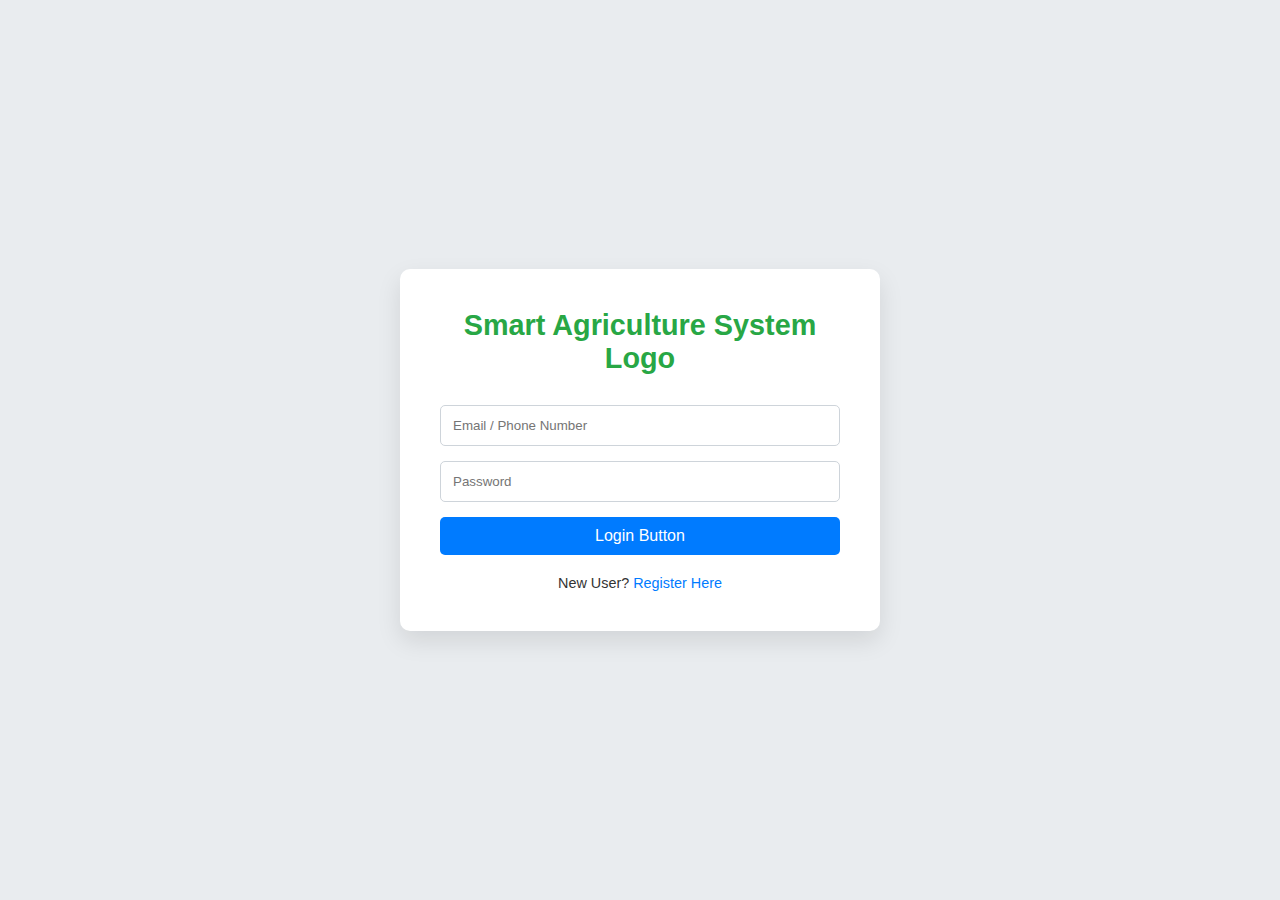
<file: Project/Software_Engineering/smart_agri_prototype/index.html>
<!DOCTYPE html>
<html lang="en">
<head>
    <meta charset="UTF-8">
    <meta name="viewport" content="width=device-width, initial-scale=1.0">
    <title>Smart Agriculture System - Login</title>
    <link rel="stylesheet" href="css/style.css">
    <style>
        /* Specific styles for the login/registration page */
        .login-container {
            display: flex;
            justify-content: center;
            align-items: center;
            min-height: 100vh;
            background-color: #e9ecef;
        }
        .login-box {
            width: 100%;
            max-width: 400px;
            padding: 40px;
            background-color: white;
            border-radius: 10px;
            box-shadow: 0 10px 25px rgba(0, 0, 0, 0.1);
            text-align: center;
        }
        .login-box input, .login-box select {
            width: 100%;
            padding: 12px;
            margin-bottom: 15px;
            border: 1px solid #ced4da;
            border-radius: 5px;
            box-sizing: border-box;
        }
        .login-box .logo {
            font-size: 1.8em;
            font-weight: bold;
            color: #28a745;
            margin-bottom: 30px;
        }
        .login-box .register-link {
            margin-top: 20px;
            font-size: 0.9em;
        }
        .login-box .register-link a {
            color: #007bff;
            text-decoration: none;
            cursor: pointer;
        }
        .hidden {
            display: none;
        }
    </style>
</head>
<body>

<div class="login-container">
    <div class="login-box">
        <div class="logo">Smart Agriculture System Logo</div>

        <!-- Login Form -->
        <div id="login-form">
            <input type="email" placeholder="Email / Phone Number" required>
            <input type="password" placeholder="Password" required>
            <a href="farmer_dashboard.html" class="btn btn-primary" style="display: block; text-decoration: none;">Login Button</a>
            <div class="register-link">
                New User? <a onclick="toggleForm('register')">Register Here</a>
            </div>
        </div>

        <!-- Registration Form -->
        <div id="register-form" class="hidden">
            <input type="text" placeholder="Name" required>
            <input type="tel" placeholder="Phone" required>
            <select required>
                <option value="" disabled selected>Select Role</option>
                <option value="farmer">Farmer</option>
                <option value="officer">Agricultural Officer</option>
                <option value="admin">Admin</option>
            </select>
            <input type="text" placeholder="Area / Farm Location" required>
            <input type="password" placeholder="Password" required>
            <button class="btn btn-primary">Register</button>
            <div class="register-link">
                Already have an account? <a onclick="toggleForm('login')">Login Here</a>
            </div>
        </div>
    </div>
</div>

<script>
    function toggleForm(formType) {
        const loginForm = document.getElementById('login-form');
        const registerForm = document.getElementById('register-form');
        if (formType === 'register') {
            loginForm.classList.add('hidden');
            registerForm.classList.remove('hidden');
            document.title = "Smart Agriculture System - Register";
        } else {
            loginForm.classList.remove('hidden');
            registerForm.classList.add('hidden');
            document.title = "Smart Agriculture System - Login";
        }
    }
</script>

</body>
</html>
</file>
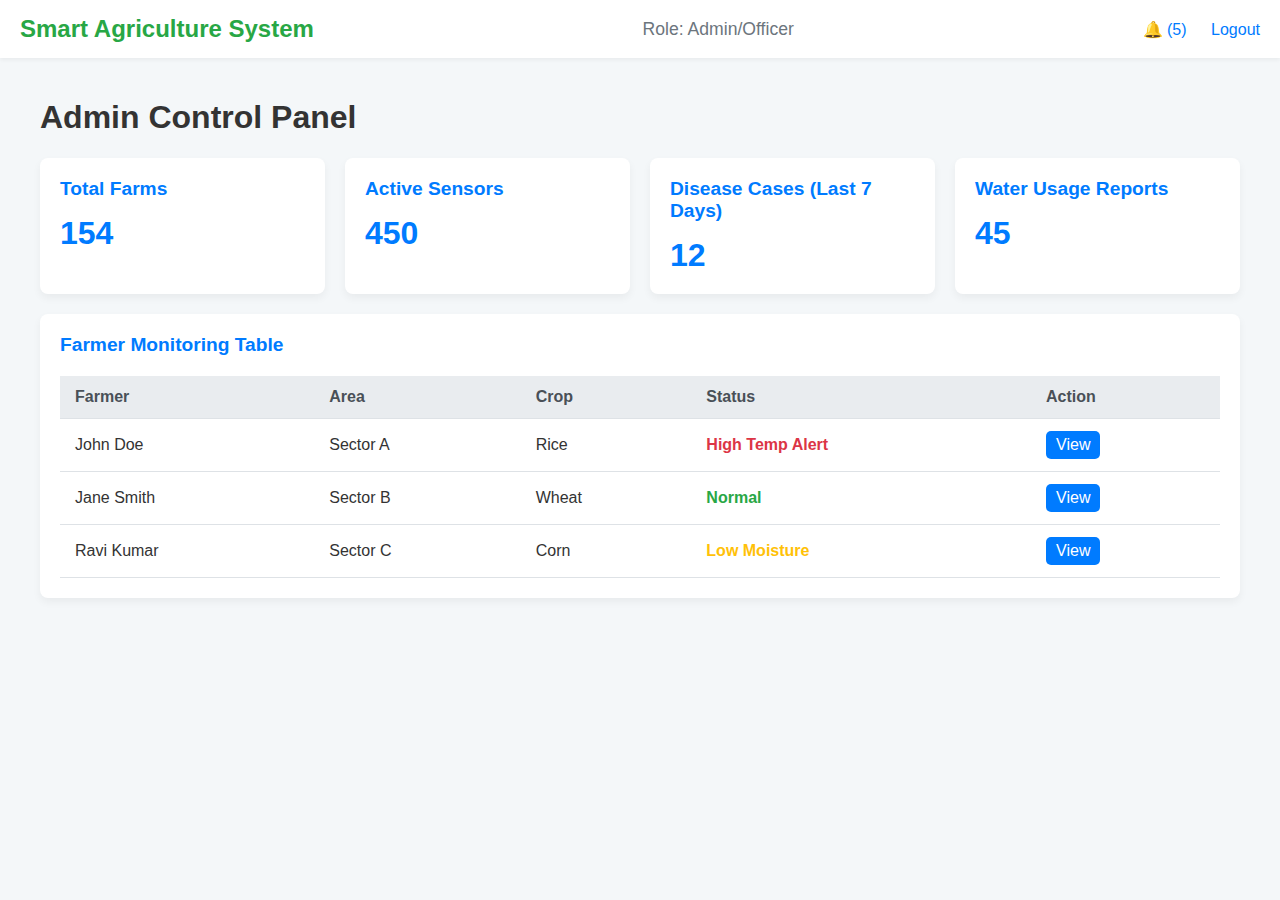
<file: Project/Software_Engineering/smart_agri_prototype/admin_dashboard.html>
<!DOCTYPE html>
<html lang="en">
<head>
    <meta charset="UTF-8">
    <meta name="viewport" content="width=device-width, initial-scale=1.0">
    <title>Admin Dashboard</title>
    <link rel="stylesheet" href="css/style.css">
    <style>
        .admin-grid {
            grid-template-columns: repeat(auto-fit, minmax(200px, 1fr));
        }
        .admin-card-value {
            font-size: 2em;
            font-weight: 700;
            color: #007bff;
        }
    </style>
</head>
<body>

    <div class="top-bar">
        <div class="app-name">Smart Agriculture System</div>
        <div class="farm-info">Role: Admin/Officer</div>
        <div class="top-bar-actions">
            <a href="#" title="Notifications">🔔 (5)</a>
            <a href="index.html">Logout</a>
        </div>
    </div>

    <div class="container">
        <h1>Admin Control Panel</h1>
        
        <div class="dashboard-grid admin-grid">
            
            <!-- Total Farms Card -->
            <div class="card">
                <div class="card-title">Total Farms</div>
                <div class="admin-card-value">154</div>
            </div>

            <!-- Active Sensors Card -->
            <div class="card">
                <div class="card-title">Active Sensors</div>
                <div class="admin-card-value">450</div>
            </div>

            <!-- Disease Cases Card -->
            <div class="card">
                <div class="card-title">Disease Cases (Last 7 Days)</div>
                <div class="admin-card-value status-critical">12</div>
            </div>

            <!-- Water Usage Reports Card -->
            <div class="card">
                <div class="card-title">Water Usage Reports</div>
                <div class="admin-card-value">45</div>
            </div>
        </div>

        <div class="card">
            <div class="card-title">Farmer Monitoring Table</div>
            
            <table class="data-table">
                <thead>
                    <tr>
                        <th>Farmer</th>
                        <th>Area</th>
                        <th>Crop</th>
                        <th>Status</th>
                        <th>Action</th>
                    </tr>
                </thead>
                <tbody>
                    <tr>
                        <td>John Doe</td>
                        <td>Sector A</td>
                        <td>Rice</td>
                        <td class="status-critical">High Temp Alert</td>
                        <td><button class="btn btn-primary" style="padding: 5px 10px;">View</button></td>
                    </tr>
                    <tr>
                        <td>Jane Smith</td>
                        <td>Sector B</td>
                        <td>Wheat</td>
                        <td class="status-normal">Normal</td>
                        <td><button class="btn btn-primary" style="padding: 5px 10px;">View</button></td>
                    </tr>
                    <tr>
                        <td>Ravi Kumar</td>
                        <td>Sector C</td>
                        <td>Corn</td>
                        <td class="status-warning">Low Moisture</td>
                        <td><button class="btn btn-primary" style="padding: 5px 10px;">View</button></td>
                    </tr>
                </tbody>
            </table>
        </div>
    </div>

</body>
</html>
</file>
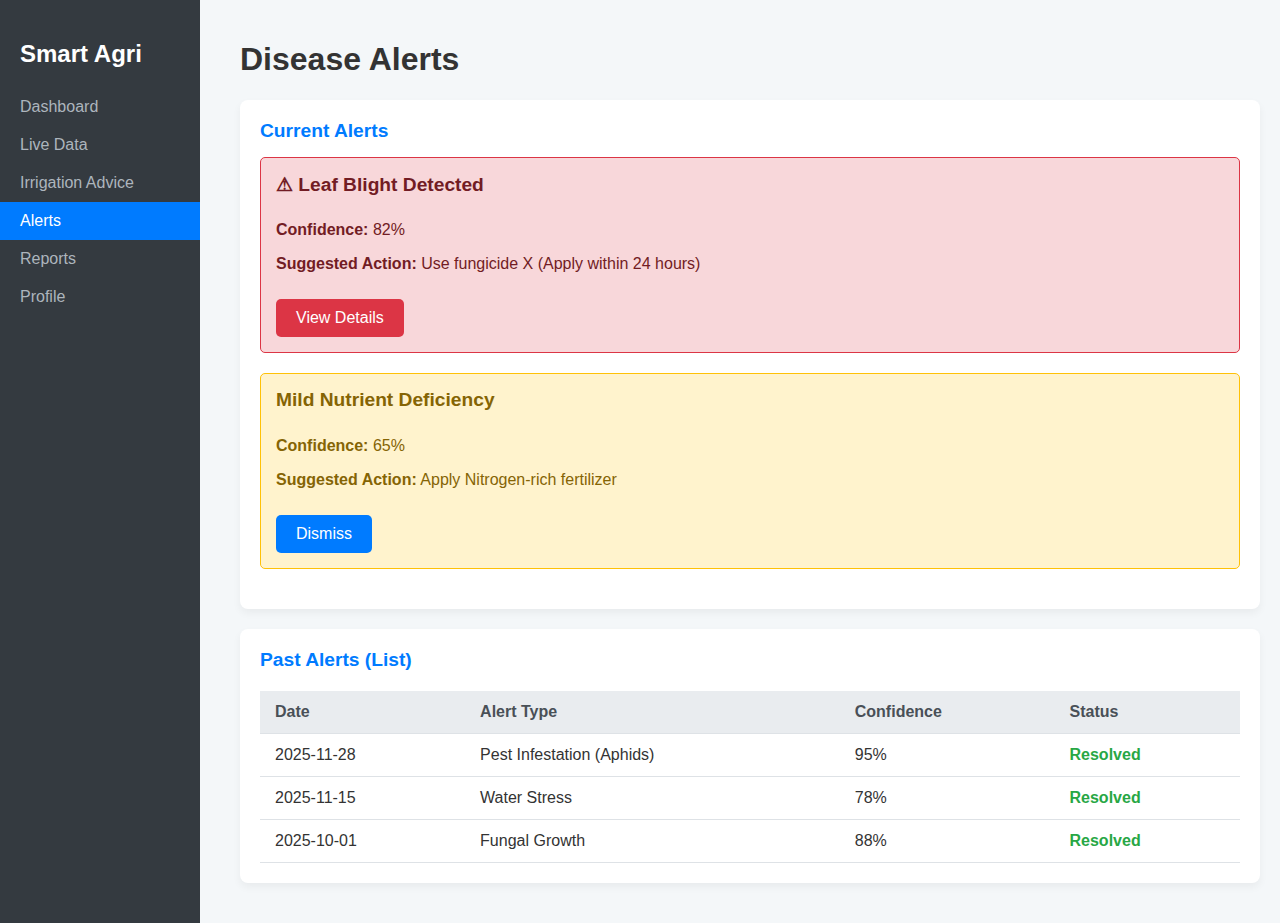
<file: Project/Software_Engineering/smart_agri_prototype/disease_alerts.html>
<!DOCTYPE html>
<html lang="en">
<head>
    <meta charset="UTF-8">
    <meta name="viewport" content="width=device-width, initial-scale=1.0">
    <title>Disease Alerts</title>
    <link rel="stylesheet" href="css/style.css">
</head>
<body>

    <div class="sidebar">
        <div style="padding: 20px; font-size: 1.5em; font-weight: bold; color: white;">Smart Agri</div>
        <a href="farmer_dashboard.html">Dashboard</a>
        <a href="live_data.html">Live Data</a>
        <a href="irrigation_recommendation.html">Irrigation Advice</a>
        <a href="disease_alerts.html" class="active">Alerts</a>
        <a href="reports_analytics.html">Reports</a>
        <a href="#">Profile</a>
    </div>

    <div class="main-content">
        <h1>Disease Alerts</h1>

        <div class="card">
            <div class="card-title">Current Alerts</div>
            
            <!-- Critical Alert -->
            <div class="alert-box critical">
                <h4>⚠ Leaf Blight Detected</h4>
                <p><strong>Confidence:</strong> 82%</p>
                <p><strong>Suggested Action:</strong> Use fungicide X (Apply within 24 hours)</p>
                <button class="btn btn-danger" style="margin-top: 10px;">View Details</button>
            </div>

            <!-- Warning Alert -->
            <div class="alert-box">
                <h4>Mild Nutrient Deficiency</h4>
                <p><strong>Confidence:</strong> 65%</p>
                <p><strong>Suggested Action:</strong> Apply Nitrogen-rich fertilizer</p>
                <button class="btn btn-primary" style="margin-top: 10px;">Dismiss</button>
            </div>
        </div>

        <div class="card">
            <div class="card-title">Past Alerts (List)</div>
            
            <table class="data-table">
                <thead>
                    <tr>
                        <th>Date</th>
                        <th>Alert Type</th>
                        <th>Confidence</th>
                        <th>Status</th>
                    </tr>
                </thead>
                <tbody>
                    <tr>
                        <td>2025-11-28</td>
                        <td>Pest Infestation (Aphids)</td>
                        <td>95%</td>
                        <td class="status-normal">Resolved</td>
                    </tr>
                    <tr>
                        <td>2025-11-15</td>
                        <td>Water Stress</td>
                        <td>78%</td>
                        <td class="status-normal">Resolved</td>
                    </tr>
                    <tr>
                        <td>2025-10-01</td>
                        <td>Fungal Growth</td>
                        <td>88%</td>
                        <td class="status-normal">Resolved</td>
                    </tr>
                </tbody>
            </table>
        </div>
    </div>

</body>
</html>
</file>
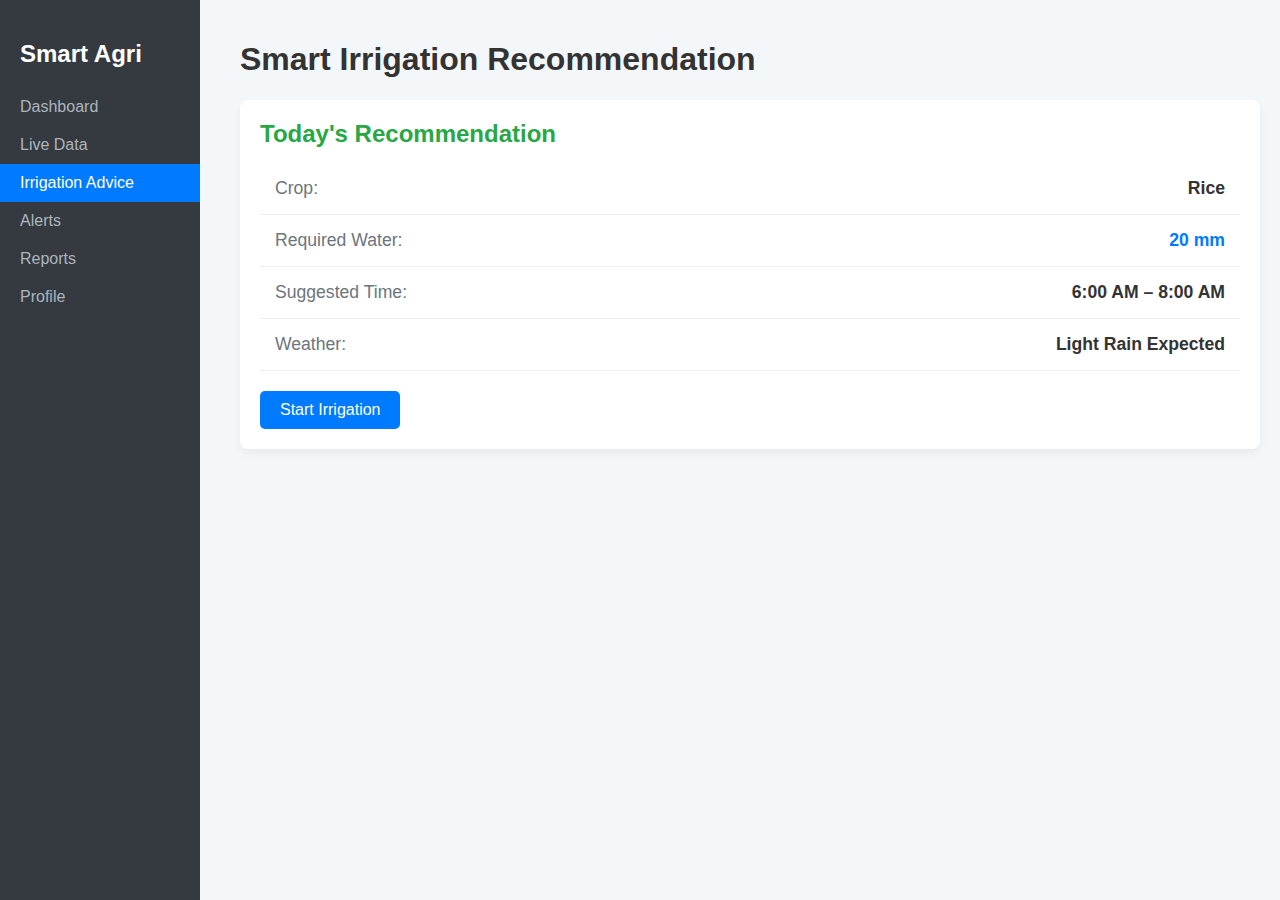
<file: Project/Software_Engineering/smart_agri_prototype/irrigation_recommendation.html>
<!DOCTYPE html>
<html lang="en">
<head>
    <meta charset="UTF-8">
    <meta name="viewport" content="width=device-width, initial-scale=1.0">
    <title>Irrigation Recommendation</title>
    <link rel="stylesheet" href="css/style.css">
</head>
<body>

    <div class="sidebar">
        <div style="padding: 20px; font-size: 1.5em; font-weight: bold; color: white;">Smart Agri</div>
        <a href="farmer_dashboard.html">Dashboard</a>
        <a href="live_data.html">Live Data</a>
        <a href="irrigation_recommendation.html" class="active">Irrigation Advice</a>
        <a href="disease_alerts.html">Alerts</a>
        <a href="reports_analytics.html">Reports</a>
        <a href="#">Profile</a>
    </div>

    <div class="main-content">
        <h1>Smart Irrigation Recommendation</h1>

        <div class="card">
            <div class="card-title" style="font-size: 1.5em; color: #28a745;">Today's Recommendation</div>
            
            <div class="data-item">
                <span class="data-label">Crop:</span>
                <span class="data-value">Rice</span>
            </div>
            <div class="data-item">
                <span class="data-label">Required Water:</span>
                <span class="data-value" style="color: #007bff;">20 mm</span>
            </div>
            <div class="data-item">
                <span class="data-label">Suggested Time:</span>
                <span class="data-value">6:00 AM – 8:00 AM</span>
            </div>
            <div class="data-item">
                <span class="data-label">Weather:</span>
                <span class="data-value">Light Rain Expected</span>
            </div>

            <button class="btn btn-primary" style="margin-top: 20px;">Start Irrigation</button>
        </div>
    </div>

</body>
</html>
</file>
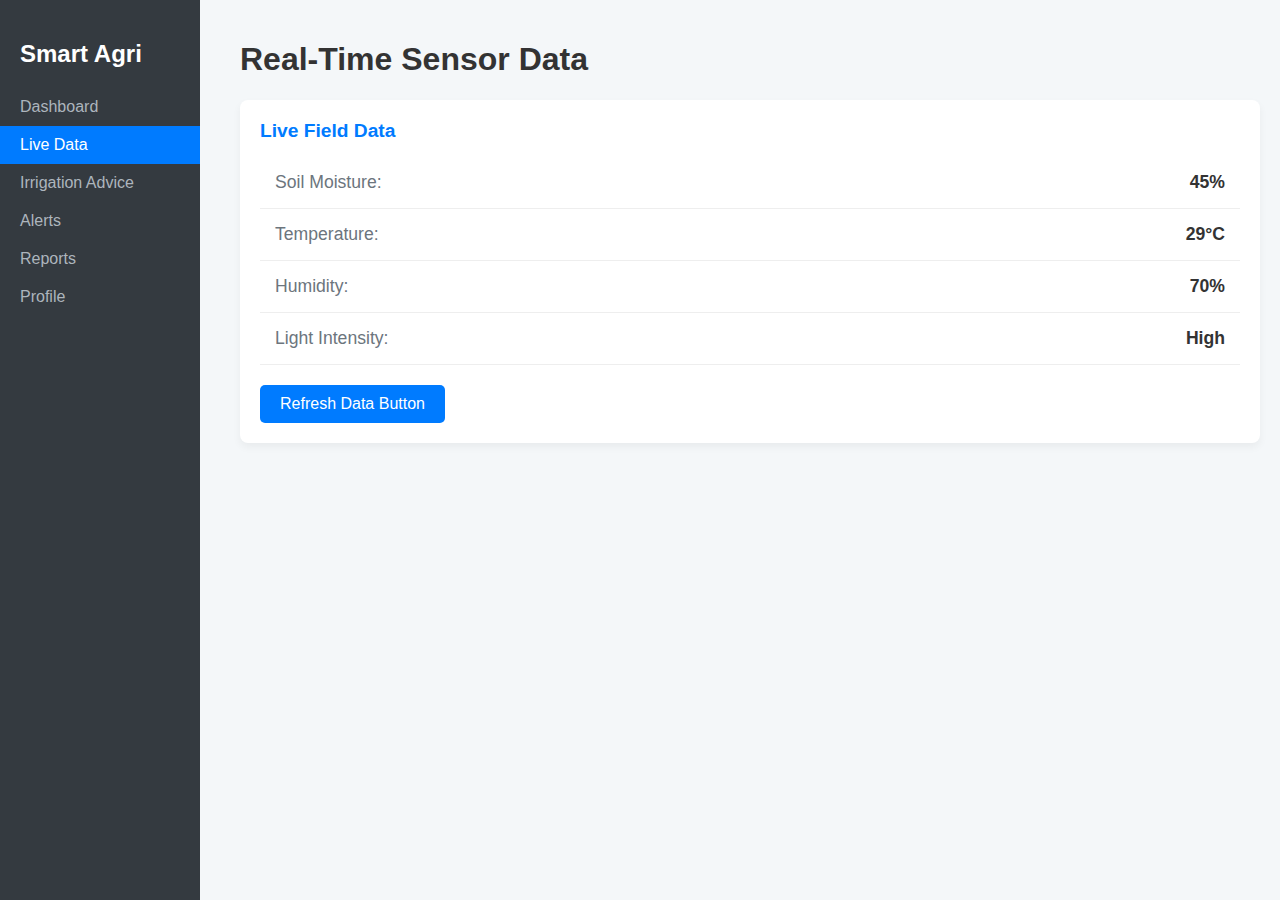
<file: Project/Software_Engineering/smart_agri_prototype/live_data.html>
<!DOCTYPE html>
<html lang="en">
<head>
    <meta charset="UTF-8">
    <meta name="viewport" content="width=device-width, initial-scale=1.0">
    <title>Live Sensor Data</title>
    <link rel="stylesheet" href="css/style.css">
</head>
<body>

    <div class="sidebar">
        <div style="padding: 20px; font-size: 1.5em; font-weight: bold; color: white;">Smart Agri</div>
        <a href="farmer_dashboard.html">Dashboard</a>
        <a href="live_data.html" class="active">Live Data</a>
        <a href="irrigation_recommendation.html">Irrigation Advice</a>
        <a href="disease_alerts.html">Alerts</a>
        <a href="reports_analytics.html">Reports</a>
        <a href="#">Profile</a>
    </div>

    <div class="main-content">
        <h1>Real-Time Sensor Data</h1>

        <div class="card">
            <div class="card-title">Live Field Data</div>
            
            <div class="data-item">
                <span class="data-label">Soil Moisture:</span>
                <span class="data-value">45%</span>
            </div>
            <div class="data-item">
                <span class="data-label">Temperature:</span>
                <span class="data-value">29°C</span>
            </div>
            <div class="data-item">
                <span class="data-label">Humidity:</span>
                <span class="data-value">70%</span>
            </div>
            <div class="data-item">
                <span class="data-label">Light Intensity:</span>
                <span class="data-value">High</span>
            </div>

            <button class="btn btn-primary" style="margin-top: 20px;">Refresh Data Button</button>
        </div>
    </div>

</body>
</html>
</file>
<file: Project/Software_Engineering/smart_agri_prototype/css/style.css>
/* General Styles */
body {
    font-family: 'Segoe UI', Tahoma, Geneva, Verdana, sans-serif;
    margin: 0;
    padding: 0;
    background-color: #f4f7f9;
    color: #333;
}

.container {
    max-width: 1200px;
    margin: 0 auto;
    padding: 20px;
}

/* Card Styles */
.card {
    background-color: #fff;
    border-radius: 8px;
    box-shadow: 0 4px 8px rgba(0, 0, 0, 0.05);
    padding: 20px;
    margin-bottom: 20px;
    transition: transform 0.2s;
}

.card:hover {
    transform: translateY(-2px);
}

.card-title {
    font-size: 1.2em;
    font-weight: 600;
    margin-bottom: 15px;
    color: #007bff;
}

/* Status Indicators */
.status-normal { color: #28a745; font-weight: bold; }
.status-warning { color: #ffc107; font-weight: bold; }
.status-critical { color: #dc3545; font-weight: bold; }

/* Button Styles */
.btn {
    padding: 10px 20px;
    border: none;
    border-radius: 5px;
    cursor: pointer;
    font-size: 1em;
    transition: background-color 0.2s;
}

.btn-primary {
    background-color: #007bff;
    color: white;
}

.btn-primary:hover {
    background-color: #0056b3;
}

.btn-danger {
    background-color: #dc3545;
    color: white;
}

.btn-danger:hover {
    background-color: #c82333;
}

/* Dashboard Grid */
.dashboard-grid {
    display: grid;
    grid-template-columns: repeat(auto-fit, minmax(250px, 1fr));
    gap: 20px;
}

/* Sidebar Styles (for later pages) */
.sidebar {
    width: 200px;
    background-color: #343a40;
    color: white;
    padding: 20px 0;
    height: 100vh;
    position: fixed;
}

.sidebar a {
    display: block;
    padding: 10px 20px;
    text-decoration: none;
    color: #adb5bd;
    transition: background-color 0.2s;
}

.sidebar a:hover, .sidebar a.active {
    background-color: #007bff;
    color: white;
}

.main-content {
    margin-left: 220px; /* Offset for fixed sidebar */
    padding: 20px;
}

/* Login Page Specific Styles */
.login-container {
    display: flex;
    justify-content: center;
    align-items: center;
    min-height: 100vh;
    background-color: #e9ecef;
}

.login-box {
    width: 100%;
    max-width: 400px;
    padding: 40px;
    background-color: white;
    border-radius: 10px;
    box-shadow: 0 10px 25px rgba(0, 0, 0, 0.1);
    text-align: center;
}

.login-box input[type="email"],
.login-box input[type="password"],
.login-box input[type="text"],
.login-box input[type="tel"],
.login-box select {
    width: 100%;
    padding: 12px;
    margin-bottom: 15px;
    border: 1px solid #ced4da;
    border-radius: 5px;
    box-sizing: border-box;
}

.login-box .logo {
    font-size: 1.8em;
    font-weight: bold;
    color: #28a745;
    margin-bottom: 30px;
}

.login-box .register-link {
    margin-top: 20px;
    font-size: 0.9em;
}

.login-box .register-link a {
    color: #007bff;
    text-decoration: none;
}

/* Header/Top Bar Styles */
.top-bar {
    background-color: #ffffff;
    padding: 15px 20px;
    box-shadow: 0 2px 4px rgba(0, 0, 0, 0.05);
    display: flex;
    justify-content: space-between;
    align-items: center;
}

.app-name {
    font-size: 1.5em;
    font-weight: bold;
    color: #28a745;
}

.farm-info {
    font-size: 1.1em;
    color: #6c757d;
}

.top-bar-actions a {
    margin-left: 20px;
    text-decoration: none;
    color: #007bff;
    font-weight: 500;
}

/* Real-Time Data Styles */
.data-item {
    padding: 15px;
    border-bottom: 1px solid #eee;
    display: flex;
    justify-content: space-between;
    font-size: 1.1em;
}

.data-item:last-child {
    border-bottom: none;
}

.data-label {
    font-weight: 500;
    color: #6c757d;
}

.data-value {
    font-weight: bold;
    color: #333;
}

/* Alert Styles */
.alert-box {
    border: 1px solid #ffc107;
    background-color: #fff3cd;
    color: #856404;
    padding: 15px;
    border-radius: 5px;
    margin-bottom: 20px;
}

.alert-box.critical {
    border-color: #dc3545;
    background-color: #f8d7da;
    color: #721c24;
}

.alert-box h4 {
    margin-top: 0;
    font-size: 1.2em;
}

/* Table Styles */
.data-table {
    width: 100%;
    border-collapse: collapse;
    margin-top: 20px;
}

.data-table th, .data-table td {
    padding: 12px 15px;
    text-align: left;
    border-bottom: 1px solid #dee2e6;
}

.data-table th {
    background-color: #e9ecef;
    font-weight: 600;
    color: #495057;
}

.data-table tr:hover {
    background-color: #f8f9fa;
}
</file>
